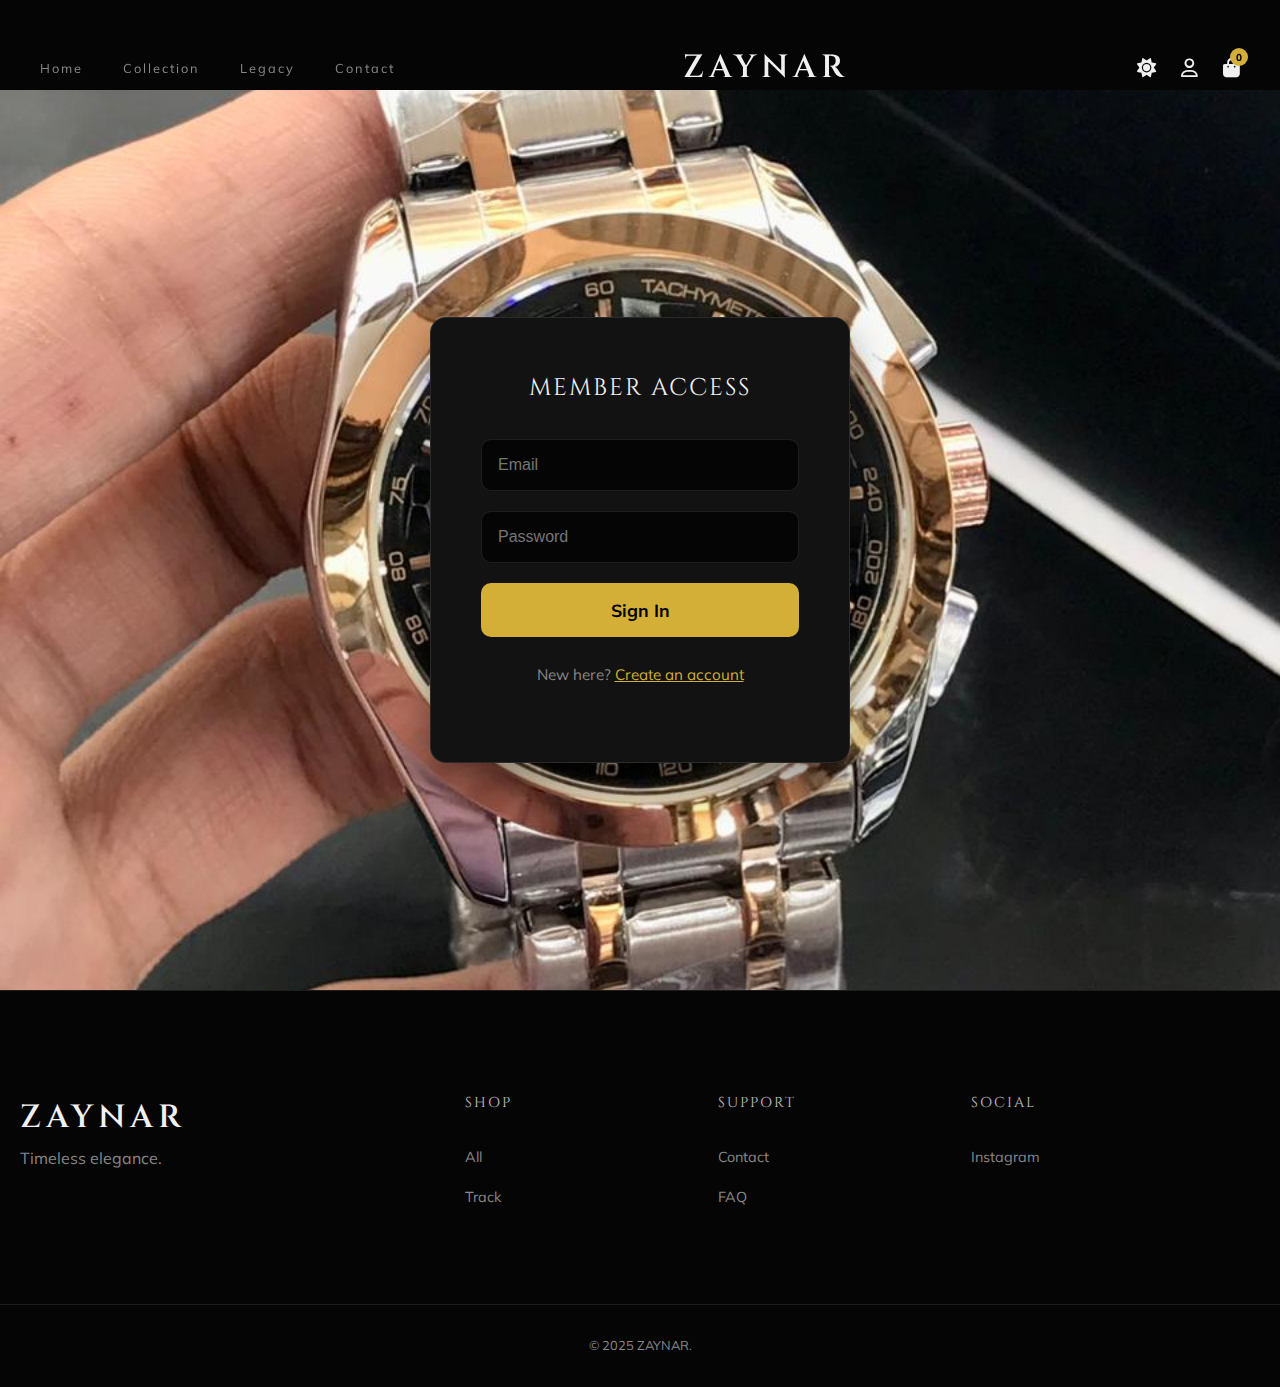
<file: account.html>
<!DOCTYPE html>
<html lang="en">
<head>
    <meta charset="UTF-8">
    <meta name="viewport" content="width=device-width, initial-scale=1.0">
    <title>Account | ZAYNAR</title>
    <link href="https://fonts.googleapis.com/css2?family=Cinzel:wght@400;600&family=Mulish:wght@300;400;600&display=swap" rel="stylesheet">
    <link rel="stylesheet" href="https://cdnjs.cloudflare.com/ajax/libs/font-awesome/6.5.1/css/all.min.css">
    <link rel="stylesheet" href="style.css">
    <link rel="icon" href="img/logo.jpg" />
    <style>
        .account-container {
            position: relative; z-index: 2; background: var(--bg-panel); padding: 50px; width: 100%; max-width: 420px;
            border-radius: 16px; border: 1px solid var(--border-color); box-shadow: var(--shadow-card);
        }
        .form-control {
            width: 100%; padding: 16px; background: var(--bg-body); border: 1px solid var(--border-color);
            color: white; border-radius: 10px; margin-bottom: 20px; font-size: 1rem;
        }
        .form-control:focus { outline: none; border-color: var(--accent-gold); }
        .btn-full { width: 100%; padding: 16px; background: var(--accent-gold); color: #000; font-weight: 700; border: none; border-radius: 10px; cursor: pointer; font-size: 1.1rem; }
        .btn-full:hover { background: var(--accent-hover); }
        .toggle-text { text-align: center; margin-top: 25px; font-size: 0.95rem; }
        .toggle-text a { color: var(--accent-gold); cursor: pointer; text-decoration: underline; }
        #logout-btn { background: transparent; color: var(--text-secondary); font-size: 0.9rem; margin-top: 20px; }
    </style>
</head>
<body>

    <header id="main-header">
        <div class="header-inner">
            <nav class="desktop-nav">
                <a href="index.html" class="nav-link">Home</a>
                <a href="shop.html" class="nav-link">Collection</a>
                <a href="about.html" class="nav-link">Legacy</a>
                <a href="contact.html" class="nav-link">Contact</a>
            </nav>
            <a href="index.html" class="brand-logo">ZAYNAR</a>
            <div class="header-actions">
                <button id="theme-btn" class="icon-link"><i class="fa-solid fa-sun"></i></button>
                <a href="account.html" class="icon-link active"><i class="fa-regular fa-user"></i></a>
                <button id="cart-trigger" class="icon-link"><i class="fa-solid fa-bag-shopping"></i><span id="cart-count">0</span></button>
                <button id="menu-trigger" class="icon-link mobile-only"><i class="fa-solid fa-bars"></i></button>
            </div>
        </div>
    </header>

    <div id="mobile-menu"><div class="mm-links"><a href="index.html">Home</a><a href="shop.html">Collection</a><a href="about.html">Legacy</a><a href="contact.html">Contact</a><a href="account.html">Account</a></div></div>

    <main style="min-height: 100vh; display: flex; align-items: center; justify-content: center; background: url('img/a2.jpg') center/cover; position: relative;">
        <div class="overlay"></div>
        
        <div class="account-container fade-up">
            <!-- Logged Out: Show Login / Register -->
            <div id="auth-forms">
                <h2 style="text-align:center; margin-bottom:30px;" id="form-title">Member Access</h2>

                <div id="login-form">
                    <input type="email" id="login-email" class="form-control" placeholder="Email" required>
                    <input type="password" id="login-pass" class="form-control" placeholder="Password" required>
                    <button onclick="login()" class="btn-full">Sign In</button>
                </div>

                <div id="register-form" style="display:none;">
                    <input type="text" id="reg-name" class="form-control" placeholder="Full Name" required>
                    <input type="email" id="reg-email" class="form-control" placeholder="Email" required>
                    <input type="password" id="reg-pass" class="form-control" placeholder="Password (6+ chars)" required>
                    <input type="tel" id="reg-phone" class="form-control" placeholder="Phone (optional)">
                    <button onclick="register()" class="btn-full">Create Account</button>
                </div>

                <p class="toggle-text">
                    <span id="toggle-message">New here? <a onclick="toggleForm()">Create an account</a></span>
                </p>
            </div>

            <!-- Logged In: Show Welcome -->
            <div id="logged-in" style="display:none; text-align:center;">
                <i class="fa-solid fa-user-check" style="font-size:4rem; color:var(--accent-gold); margin-bottom:20px;"></i>
                <h2>Welcome back,<br><span id="user-name" style="color:var(--accent-gold);"></span>!</h2>
                <p style="margin:20px 0; color:var(--text-secondary);">You are logged in successfully.</p>
                <button onclick="logout()" id="logout-btn" class="btn-full" style="background:transparent; border:1px solid var(--accent-gold); color:var(--accent-gold);">
                    Logout
                </button>
            </div>
        </div>
    </main>

    <!-- Cart Drawer & Footer (same as before) -->
    <div id="cart-drawer"><div class="drawer-header"><h3>Shopping Bag</h3><button id="close-drawer"><i class="fa-solid fa-xmark"></i></button></div><div id="cart-items" class="drawer-content"></div><div class="drawer-footer"><div style="display:flex; justify-content:space-between;"><span>Total</span><span id="cart-total">$0.00</span></div><a href="checkout.html" class="btn btn-primary" style="width:100%; margin-top:20px;">Checkout</a></div></div>
    <div id="overlay"></div>

    <footer>
        <div class="container footer-grid">
            <div><div class="brand-logo">ZAYNAR</div><p>Timeless elegance.</p></div>
            <div class="footer-links"><h4>Shop</h4><a href="shop.html">All</a><a href="track-order.html">Track</a></div>
            <div class="footer-links"><h4>Support</h4><a href="contact.html">Contact</a><a href="faq.html">FAQ</a></div>
            <div class="footer-links"><h4>Social</h4><a href="#">Instagram</a></div>
        </div>
        <div class="footer-bottom">&copy; 2025 ZAYNAR.</div>
    </footer>

    <script src="script.js"></script>
    <script>
        // === ACCOUNT SYSTEM ===
        const currentUser = JSON.parse(localStorage.getItem('zaynarUser'));

        if (currentUser) {
            document.getElementById('auth-forms').style.display = 'none';
            document.getElementById('logged-in').style.display = 'block';
            document.getElementById('user-name').textContent = currentUser.name.split(' ')[0];
        }

        function toggleForm() {
            const login = document.getElementById('login-form');
            const register = document.getElementById('register-form');
            const title = document.getElementById('form-title');
            const msg = document.getElementById('toggle-message');

            if (login.style.display === 'none') {
                login.style.display = 'block';
                register.style.display = 'none';
                title.textContent = 'Member Access';
                msg.innerHTML = 'New here? <a onclick="toggleForm()">Create an account</a>';
            } else {
                login.style.display = 'none';
                register.style.display = 'block';
                title.textContent = 'Create Account';
                msg.innerHTML = 'Already have account? <a onclick="toggleForm()">Sign In</a>';
            }
        }

        function register() {
            const name = document.getElementById('reg-name').value.trim();
            const email = document.getElementById('reg-email').value.trim();
            const pass = document.getElementById('reg-pass').value;
            const phone = document.getElementById('reg-phone').value.trim();

            if (!name || !email || pass.length < 6) {
                alert('Please fill all fields correctly (Password 6+ chars)');
                return;
            }

            const user = { name, email, phone: phone || 'Not provided', registeredAt: new Date().toLocaleDateString() };
            localStorage.setItem('zaynarUser', JSON.stringify(user));
            localStorage.setItem('zaynarPass', btoa(pass)); // simple encode

            alert('Account created successfully!');
            location.reload();
        }

        function login() {
            const email = document.getElementById('login-email').value.trim();
            const pass = document.getElementById('login-pass').value;

            const savedUser = localStorage.getItem('zaynarUser');
            const savedPass = localStorage.getItem('zaynarPass');

            if (savedUser && savedPass && JSON.parse(savedUser).email === email && btoa(pass) === savedPass) {
                alert('Welcome back!');
                location.reload();
            } else {
                alert('Wrong email or password!');
            }
        }

        function logout() {
            localStorage.removeItem('zaynarUser');
            localStorage.removeItem('zaynarPass');
            alert('Logged out successfully');
            location.reload();
        }

        // Optional: Show user name in header everywhere
        document.addEventListener('DOMContentLoaded', () => {
            if (currentUser) {
                const userIcons = document.querySelectorAll('a[href="account.html"] i');
                userIcons.forEach(icon => icon.classList.replace('fa-regular', 'fa-solid'));
            }
            updateCartUI();
        });
    </script>
</body>
</html>
</file>
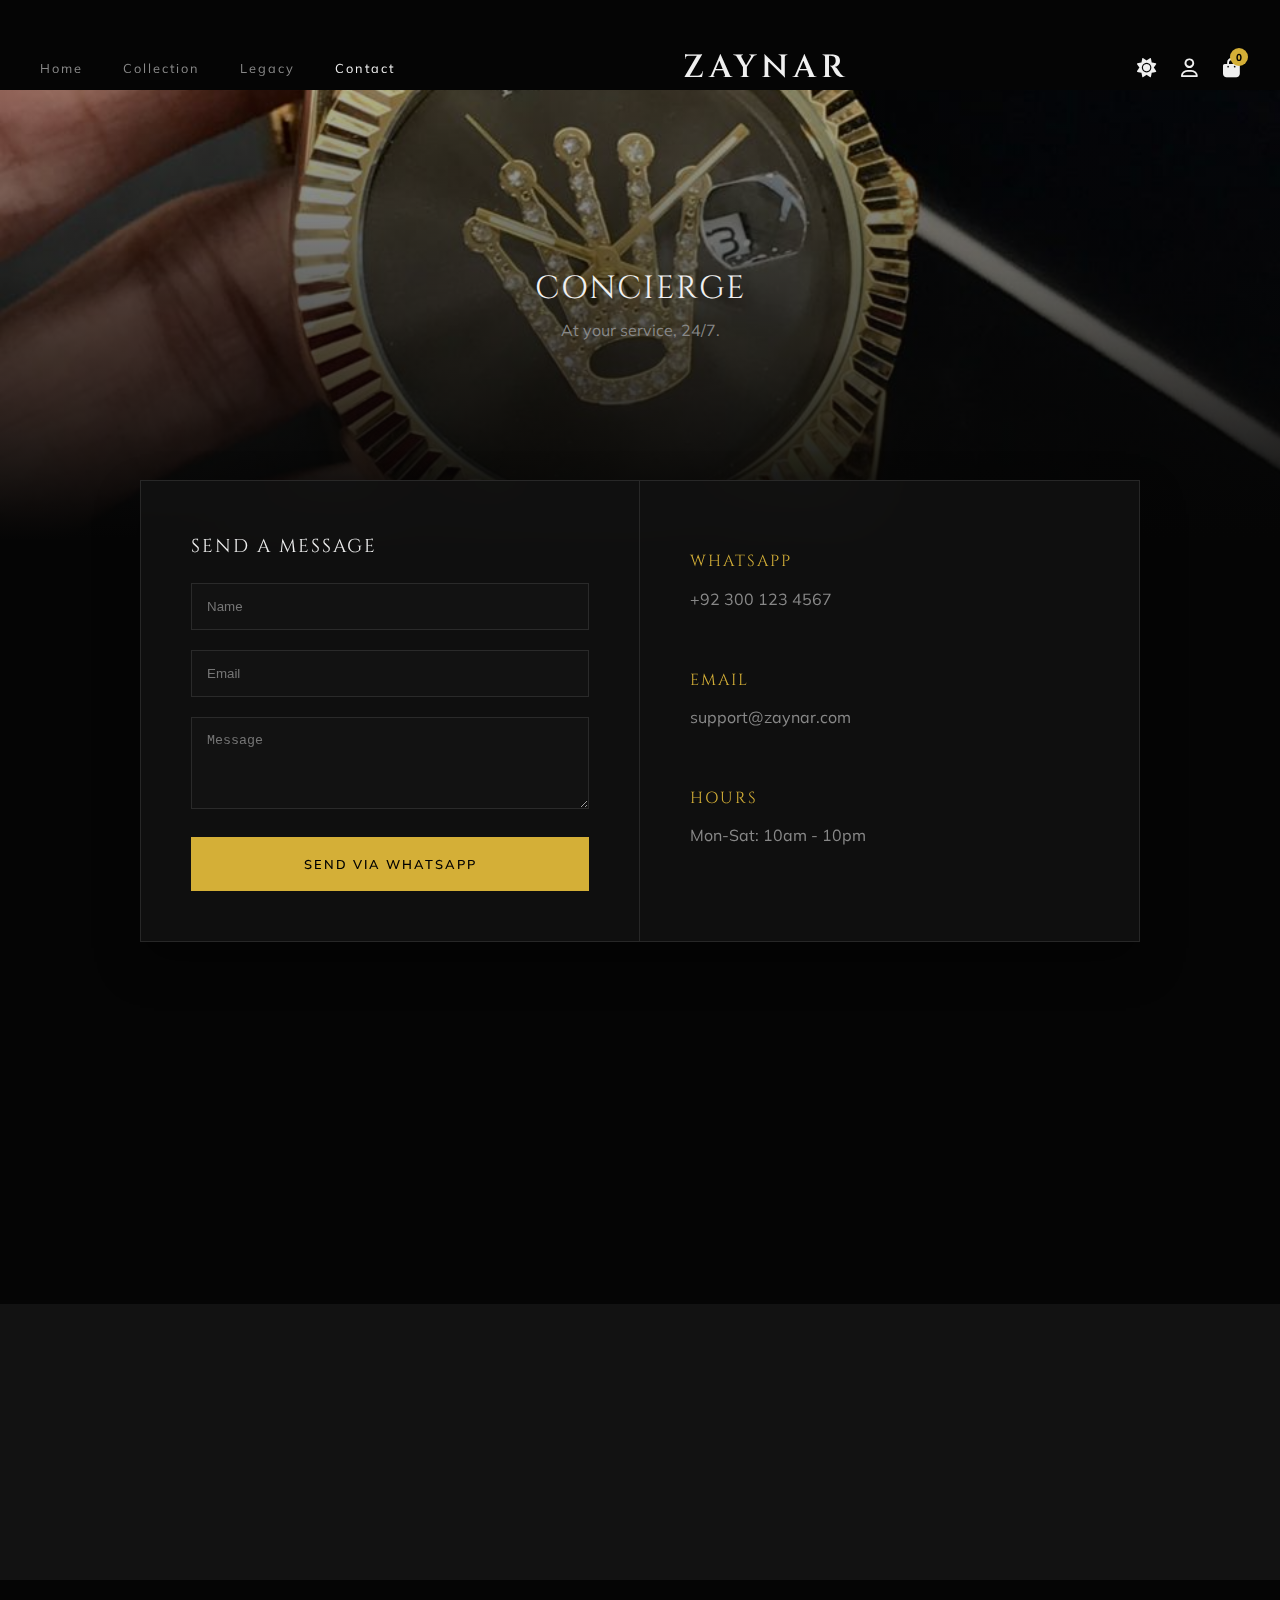
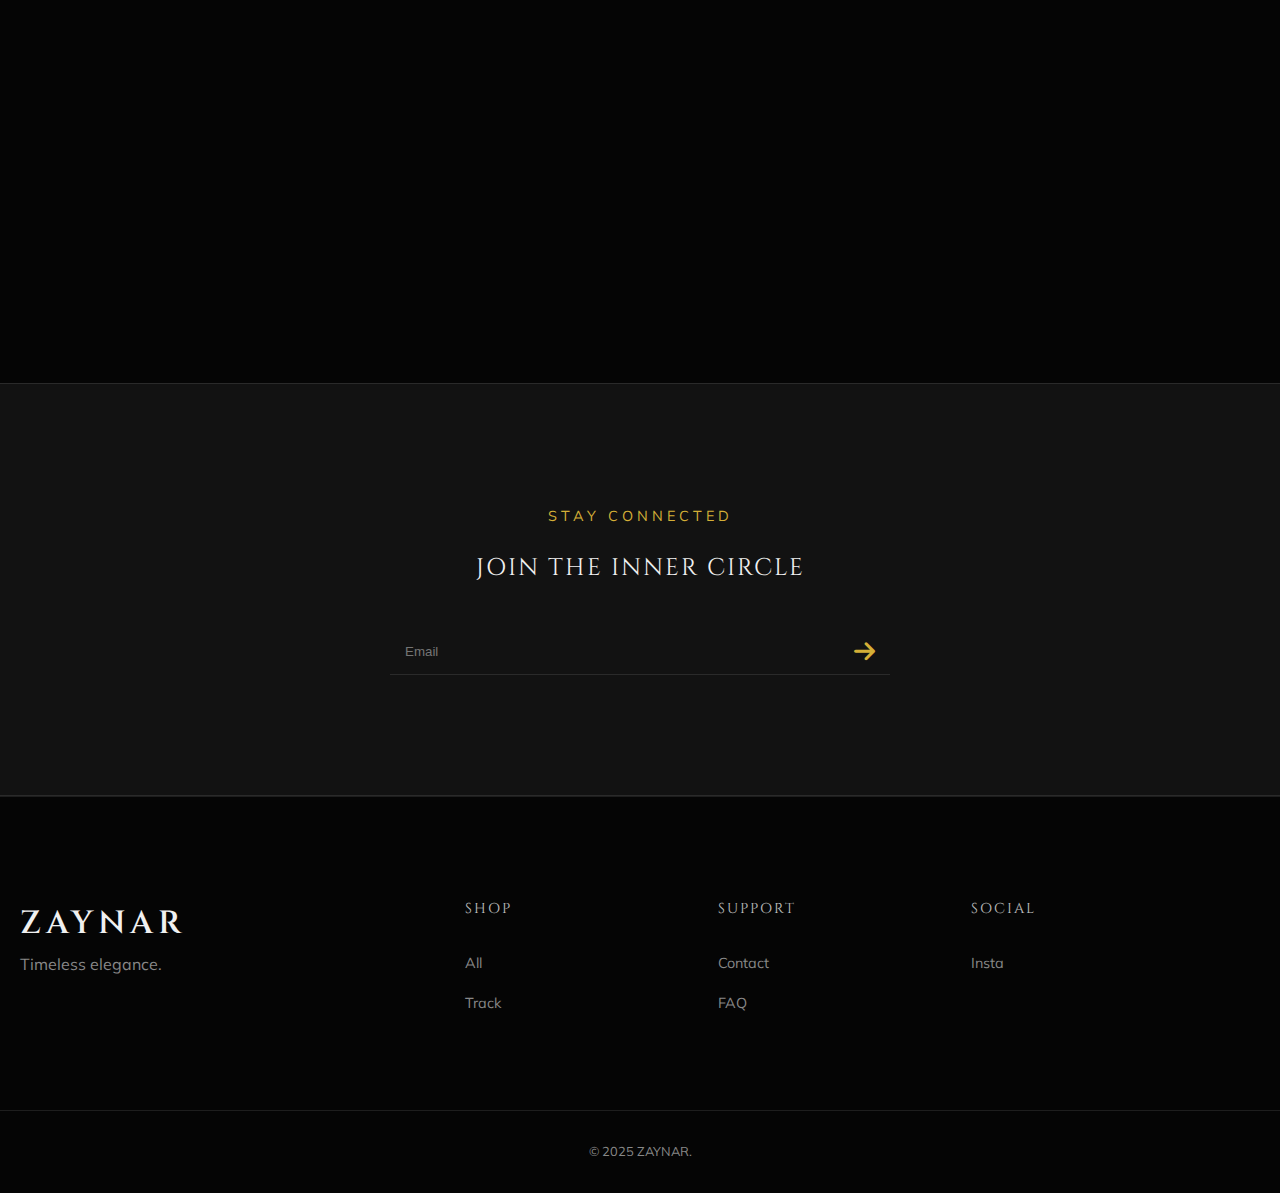
<file: contact.html>
<!DOCTYPE html>
<html lang="en">
<head>
    <meta charset="UTF-8">
    <meta name="viewport" content="width=device-width, initial-scale=1.0">
    <title>Concierge | ZAYNAR</title>
    <link href="https://fonts.googleapis.com/css2?family=Cinzel:wght@400;600&family=Mulish:wght@300;400;600&display=swap" rel="stylesheet">
    <link rel="stylesheet" href="https://cdnjs.cloudflare.com/ajax/libs/font-awesome/6.5.1/css/all.min.css">
    <link rel="stylesheet" href="style.css">
    <link rel="icon" href="img/logo.jpg" />
    <style>
        .contact-hero { height: 50vh; background: url('img/a4.jpg') center/cover; display: flex; align-items: center; justify-content: center; text-align: center; position: relative; }
        .glass-panel { background: var(--bg-glass); backdrop-filter: blur(20px); border: 1px solid var(--border-color); display: grid; grid-template-columns: 1fr 1fr; box-shadow: var(--shadow-card); max-width: 1000px; margin: -60px auto 0; position: relative; z-index: 2; }
        .c-form { padding: 50px; border-right: 1px solid var(--border-color); }
        .c-info { padding: 50px; display: flex; flex-direction: column; justify-content: center; }
        @media(max-width:800px){ .glass-panel{grid-template-columns: 1fr;} .c-form{border-right:none; border-bottom:1px solid var(--border-color);} }
    </style>
</head>
<body>
    <header id="main-header">
        <div class="header-inner">
            <nav class="desktop-nav">
                <a href="index.html" class="nav-link">Home</a>
                <a href="shop.html" class="nav-link">Collection</a>
                <a href="about.html" class="nav-link">Legacy</a>
                <a href="contact.html" class="nav-link active">Contact</a>
            </nav>
            <a href="index.html" class="brand-logo">ZAYNAR</a>
            <div class="header-actions">
                <button id="theme-btn" class="icon-link"><i class="fa-solid fa-sun"></i></button>
                <a href="account.html" class="icon-link"><i class="fa-regular fa-user"></i></a>
                <button id="cart-trigger" class="icon-link"><i class="fa-solid fa-bag-shopping"></i><span id="cart-count">0</span></button>
                <button id="menu-trigger" class="icon-link mobile-only"><i class="fa-solid fa-bars"></i></button>
            </div>
        </div>
    </header>
    <div id="mobile-menu"><div class="mm-links"><a href="index.html">Home</a><a href="shop.html">Shop</a><a href="about.html">About</a><a href="contact.html">Contact</a></div></div>

    <main>
        <section class="contact-hero">
            <div class="hero-overlay"></div>
            <div class="hero-content">
                <h1 class="fade-up">Concierge</h1>
                <p class="fade-up delay-1">At your service, 24/7.</p>
            </div>
        </section>

        <section class="container fade-up delay-2">
            <div class="glass-panel">
                <div class="c-form">
                    <h3 style="margin-bottom: 20px;">Send a Message</h3>
                    <form id="contactForm">
                        <input type="text" id="userName" placeholder="Name" required style="width:100%; margin-bottom:20px; padding:15px; background:var(--bg-panel); border:1px solid var(--border-color); color:var(--text-primary);">
                        
                        <input type="email" id="userEmail" placeholder="Email" required style="width:100%; margin-bottom:20px; padding:15px; background:var(--bg-panel); border:1px solid var(--border-color); color:var(--text-primary);">
                        
                        <textarea rows="4" id="userMessage" placeholder="Message" required style="width:100%; margin-bottom:20px; padding:15px; background:var(--bg-panel); border:1px solid var(--border-color); color:var(--text-primary); resize:vertical;"></textarea>
                        
                        <button type="submit" class="btn btn-primary" style="width:100%;">Send via WhatsApp</button>
                    </form>
                </div>
                <div class="c-info">
                    <div style="margin-bottom: 30px;">
                        <h4 style="color: var(--accent-gold); margin-bottom: 10px;">WhatsApp</h4>
                        <p>+92 300 123 4567</p>
                    </div>
                    <div style="margin-bottom: 30px;">
                        <h4 style="color: var(--accent-gold); margin-bottom: 10px;">Email</h4>
                        <p>support@zaynar.com</p>
                    </div>
                    <div>
                        <h4 style="color: var(--accent-gold); margin-bottom: 10px;">Hours</h4>
                        <p>Mon-Sat: 10am - 10pm</p>
                    </div>
                </div>
            </div>
        </section>

        <section class="section-spacing container text-center">
            <h3 class="scroll-reveal">Quick Help</h3>
            <div class="scroll-reveal delay-1" style="margin-top: 30px; display: flex; justify-content: center; gap: 20px;">
                <a href="track-order.html" class="btn btn-secondary">Track Order</a>
                <a href="shipping-returns.html" class="btn btn-secondary">Returns Policy</a>
            </div>
        </section>

        <section style="background: var(--bg-panel); padding: 80px 0; text-align: center;">
            <div class="container">
                <h3 class="scroll-reveal">Nationwide Delivery</h3>
                <p class="scroll-reveal delay-1">We serve all major cities in Pakistan via secure courier.</p>
                <div class="scroll-reveal delay-2" style="margin-top: 30px; font-family: var(--font-heading); color: var(--text-secondary);">
                    LAHORE • KARACHI • ISLAMABAD • MULTAN
                </div>
            </div>
        </section>

        <section class="section-spacing container text-center">
            <h3 class="scroll-reveal">Common Questions</h3>
            <p class="scroll-reveal delay-1">How do I care for my watch? Is the strap adjustable?</p>
            <a href="faq.html" class="btn btn-secondary scroll-reveal delay-2" style="margin-top: 20px;">Read FAQ</a>
        </section>

        <section class="section-spacing inner-circle">
            <div class="container text-center">
                <span class="eyebrow">Stay Connected</span>
                <h2>Join the Inner Circle</h2>
                <form class="newsletter-form"><input type="email" placeholder="Email"><button type="submit"><i class="fa-solid fa-arrow-right"></i></button></form>
            </div>
        </section>
    </main>

    <div id="cart-drawer"><div class="drawer-header"><h3>Shopping Bag</h3><button id="close-drawer"><i class="fa-solid fa-xmark"></i></button></div><div id="cart-items" class="drawer-content"></div><div class="drawer-footer"><div style="display:flex; justify-content:space-between;"><span>Total</span><span id="cart-total">$0.00</span></div><a href="checkout.html" class="btn btn-primary" style="width:100%; display:block; text-align:center; margin-top:20px;">Checkout</a></div></div>
    <div id="overlay"></div>
    
    <footer><div class="container footer-grid"><div><div class="brand-logo">ZAYNAR</div><p>Timeless elegance.</p></div><div class="footer-links"><h4>Shop</h4><a href="shop.html">All</a><a href="track-order.html">Track</a></div><div class="footer-links"><h4>Support</h4><a href="contact.html">Contact</a><a href="faq.html">FAQ</a></div><div class="footer-links"><h4>Social</h4><a href="#">Insta</a></div></div><div class="footer-bottom">&copy; 2025 ZAYNAR.</div></footer>
    
    <script src="script.js"></script>

    <!-- WhatsApp Form Script (Fixed & Working) -->
    <script>
        document.getElementById('contactForm').addEventListener('submit', function(e) {
            e.preventDefault();

            const name    = document.getElementById('userName').value.trim();
            const email   = document.getElementById('userEmail').value.trim();
            const message = document.getElementById('userMessage').value.trim();

            if (!name || !email || !message) {
                alert('Please fill in all fields.');
                return;
            }

            const phone = "923446393926"; // Your WhatsApp number without +
            const text = `Hello ZAYNAR,%0a%0aName: ${encodeURIComponent(name)}%0aEmail: ${encodeURIComponent(email)}%0a%0aMessage:%0a${encodeURIComponent(message)}`;

            const whatsappURL = `https://wa.me/${phone}?text=${text}`;
            window.open(whatsappURL, '_blank');

            // Clear form
            this.reset();
            alert('Thank you! Opening WhatsApp now — our concierge will reply shortly.');
        });
    </script>
</body>
</html>
</file>
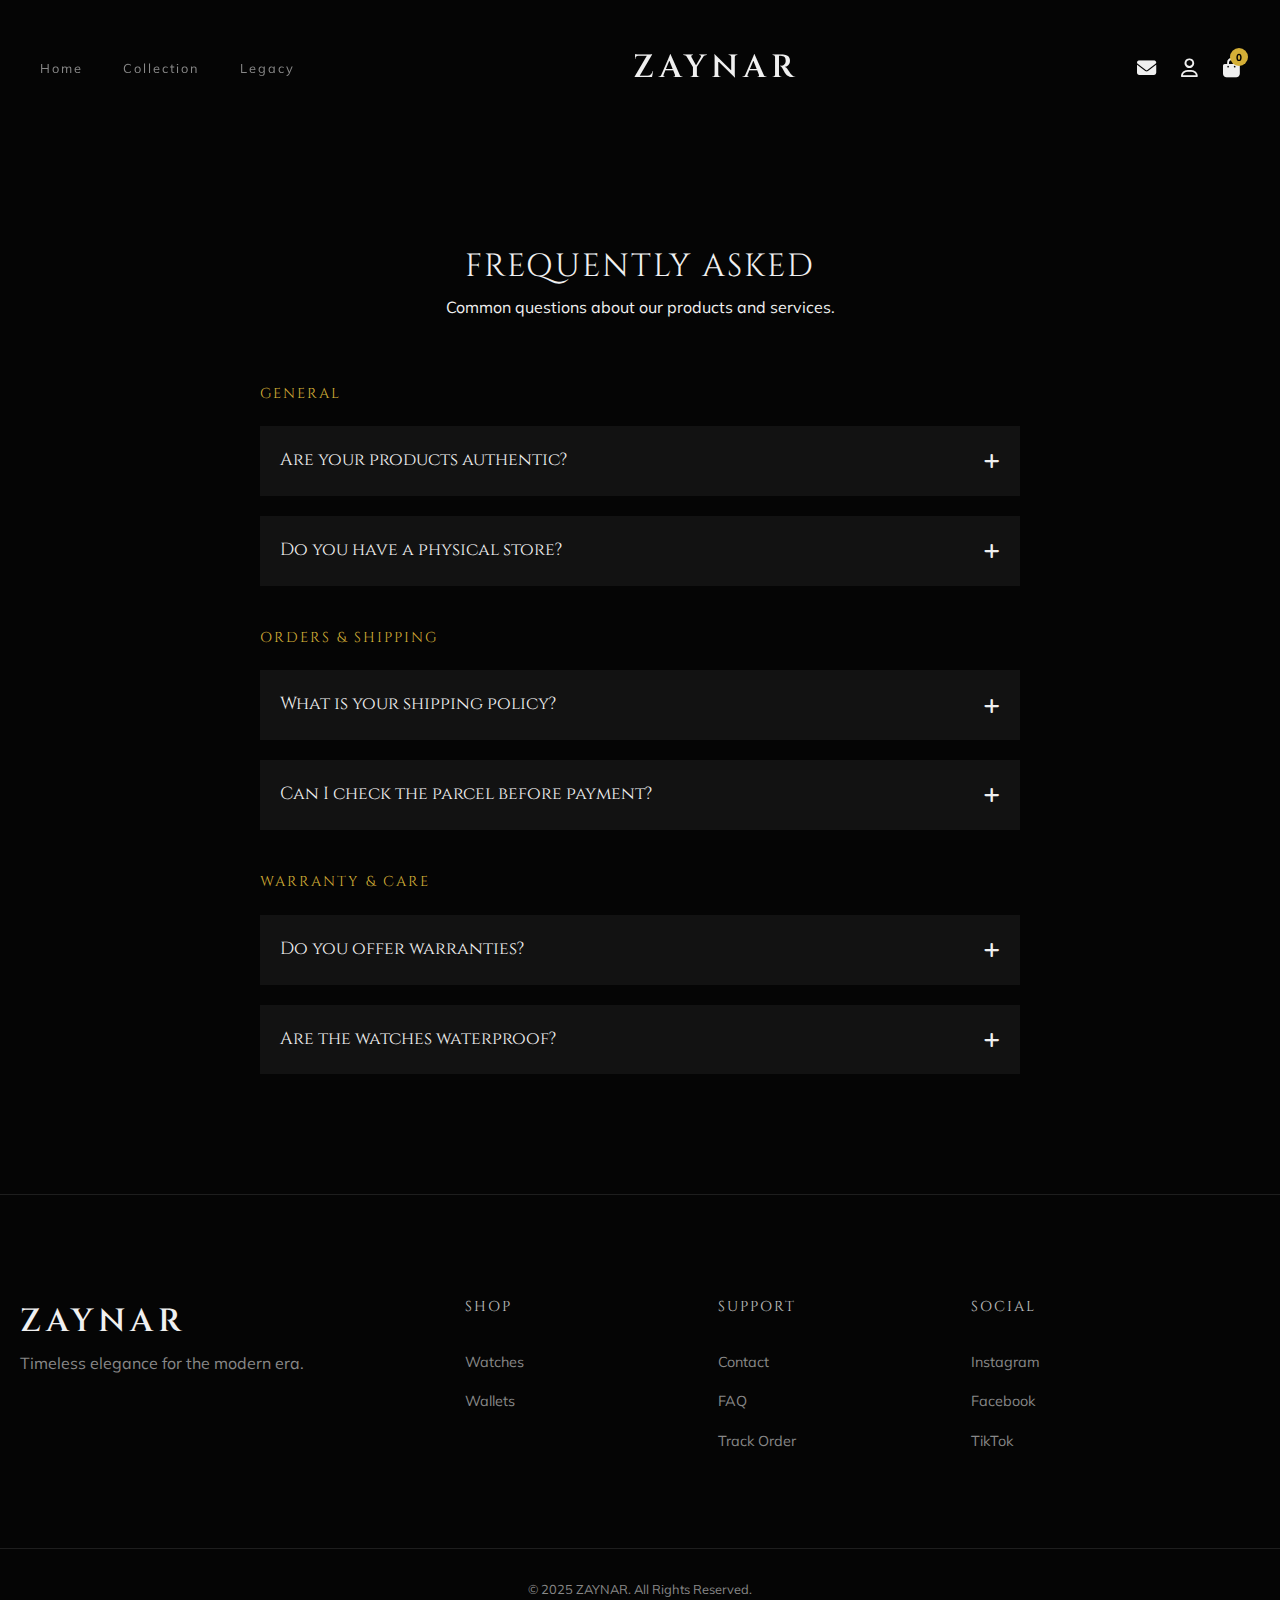
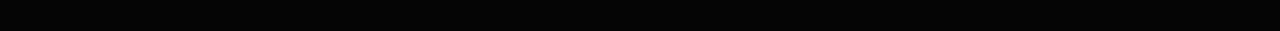
<file: faq.html>
<!DOCTYPE html>
<html lang="en">
<head>
    <meta charset="UTF-8">
    <meta name="viewport" content="width=device-width, initial-scale=1.0">
    <title>FAQ | ZAYNAR</title>
    <link href="https://fonts.googleapis.com/css2?family=Cinzel:wght@400;600&family=Mulish:wght@300;400;600&display=swap" rel="stylesheet">
    <link rel="stylesheet" href="https://cdnjs.cloudflare.com/ajax/libs/font-awesome/6.5.1/css/all.min.css">
    <link rel="stylesheet" href="style.css">
    <link rel="icon" href="img/logo.jpg" />
    <style>
        .faq-item { margin-bottom: 20px; border: 1px solid var(--border-light); background: var(--bg-panel); }
        .faq-q { padding: 20px; cursor: pointer; display: flex; justify-content: space-between; align-items: center; font-family: var(--font-heading); font-size: 1.1rem; }
        .faq-a { padding: 0 20px; height: 0; overflow: hidden; transition: 0.3s; color: var(--text-muted); }
        .faq-item.active .faq-a { padding: 20px; height: auto; border-top: 1px solid var(--border-light); }
        .faq-item.active .faq-q { color: var(--accent-gold); }
        .faq-category-title { color: var(--accent-gold); margin: 40px 0 20px; text-transform: uppercase; letter-spacing: 2px; font-size: 0.9rem; }
    </style>
</head>
<body>
    <header id="main-header">
        <div class="header-inner">
            <nav class="desktop-nav">
                <a href="index.html" class="nav-link">Home</a>
                <a href="shop.html" class="nav-link">Collection</a>
                <a href="about.html" class="nav-link">Legacy</a>
            </nav>
            <a href="index.html" class="brand-logo">ZAYNAR</a>
            <div class="header-actions">
                <a href="contact.html" class="icon-link"><i class="fa-solid fa-envelope"></i></a>
                <a href="account.html" class="icon-link"><i class="fa-regular fa-user"></i></a>
                <button id="cart-toggle" class="icon-link"><i class="fa-solid fa-bag-shopping"></i><span id="cart-count">0</span></button>
                <button id="menu-toggle" class="icon-link mobile-only"><i class="fa-solid fa-bars"></i></button>
            </div>
        </div>
    </header>

    <div id="mobile-menu">
        <div class="menu-content">
            <a href="index.html">Home</a>
            <a href="shop.html">Collection</a>
            <a href="contact.html">Contact</a>
        </div>
    </div>

    <main style="padding-top: 150px; max-width: 800px; margin: 0 auto; padding-bottom: 100px; padding-left: 20px; padding-right: 20px;">
        <div class="text-center fade-up" style="margin-bottom: 60px;">
            <h1>Frequently Asked</h1>
            <p style="color: var(--text-muted);">Common questions about our products and services.</p>
        </div>
        
        <div class="faq-list fade-up delay-1">
            
            <h4 class="faq-category-title">General</h4>
            <div class="faq-item">
                <div class="faq-q">Are your products authentic? <i class="fa-solid fa-plus"></i></div>
                <div class="faq-a">Yes, every ZAYNAR timepiece and accessory is 100% authentic and undergoes rigorous quality checks before dispatch.</div>
            </div>
            <div class="faq-item">
                <div class="faq-q">Do you have a physical store? <i class="fa-solid fa-plus"></i></div>
                <div class="faq-a">Currently, we operate exclusively online to maintain competitive pricing and offer nationwide reach.</div>
            </div>

            <h4 class="faq-category-title">Orders & Shipping</h4>
            <div class="faq-item">
                <div class="faq-q">What is your shipping policy? <i class="fa-solid fa-plus"></i></div>
                <div class="faq-a">We offer nationwide shipping in Pakistan. Deliveries typically take 2-5 business days depending on the city.</div>
            </div>
            <div class="faq-item">
                <div class="faq-q">Can I check the parcel before payment? <i class="fa-solid fa-plus"></i></div>
                <div class="faq-a">We offer an "Open Parcel" policy for select locations. Please confirm with our support team on WhatsApp before placing your order.</div>
            </div>

            <h4 class="faq-category-title">Warranty & Care</h4>
            <div class="faq-item">
                <div class="faq-q">Do you offer warranties? <i class="fa-solid fa-plus"></i></div>
                <div class="faq-a">All our watches come with a standard 1-year movement warranty. This covers mechanical faults but excludes physical damage.</div>
            </div>
            <div class="faq-item">
                <div class="faq-q">Are the watches waterproof? <i class="fa-solid fa-plus"></i></div>
                <div class="faq-a">Most of our collection is water-resistant (3ATM). This means they can withstand splashes and rain, but should not be worn while swimming or showering.</div>
            </div>
        </div>
    </main>
    
    <div id="cart-drawer">
        <div class="cart-header"><h3>Shopping Bag</h3><button id="close-cart"><i class="fa-solid fa-xmark"></i></button></div>
        <div id="cart-items"></div>
        <div class="cart-footer">
            <div class="cart-total"><span>Total</span><span id="cart-total-price">$0.00</span></div>
            <a href="checkout.html" class="btn primary-btn full-width">Checkout</a>
        </div>
    </div>
    <div id="overlay"></div>

    <footer>
        <div class="container footer-grid">
            <div><div class="brand-logo">ZAYNAR</div><p>Timeless elegance for the modern era.</p></div>
            <div class="footer-links"><h4>Shop</h4><a href="shop.html">Watches</a><a href="shop.html">Wallets</a></div>
            <div class="footer-links"><h4>Support</h4><a href="contact.html">Contact</a><a href="faq.html">FAQ</a><a href="track-order.html">Track Order</a></div>
            <div class="footer-links"><h4>Social</h4>
                <a href="https://www.instagram.com/zaynar408/" target="_blank">Instagram</a>
                <a href="https://www.facebook.com/profile.php?id=61583361166526" target="_blank">Facebook</a>
                <a href="https://www.tiktok.com/@zaynar408?lang=en-GB" target="_blank">TikTok</a>
            </div>
        </div>
        <div class="footer-bottom">&copy; 2025 ZAYNAR. All Rights Reserved.</div>
    </footer>

    <script src="script.js"></script>
    <script>
        document.querySelectorAll('.faq-q').forEach(item => {
            item.addEventListener('click', () => {
                item.parentElement.classList.toggle('active');
                const icon = item.querySelector('i');
                icon.classList.toggle('fa-plus');
                icon.classList.toggle('fa-minus');
            });
        });
    </script>
</body>
</html>
</file>
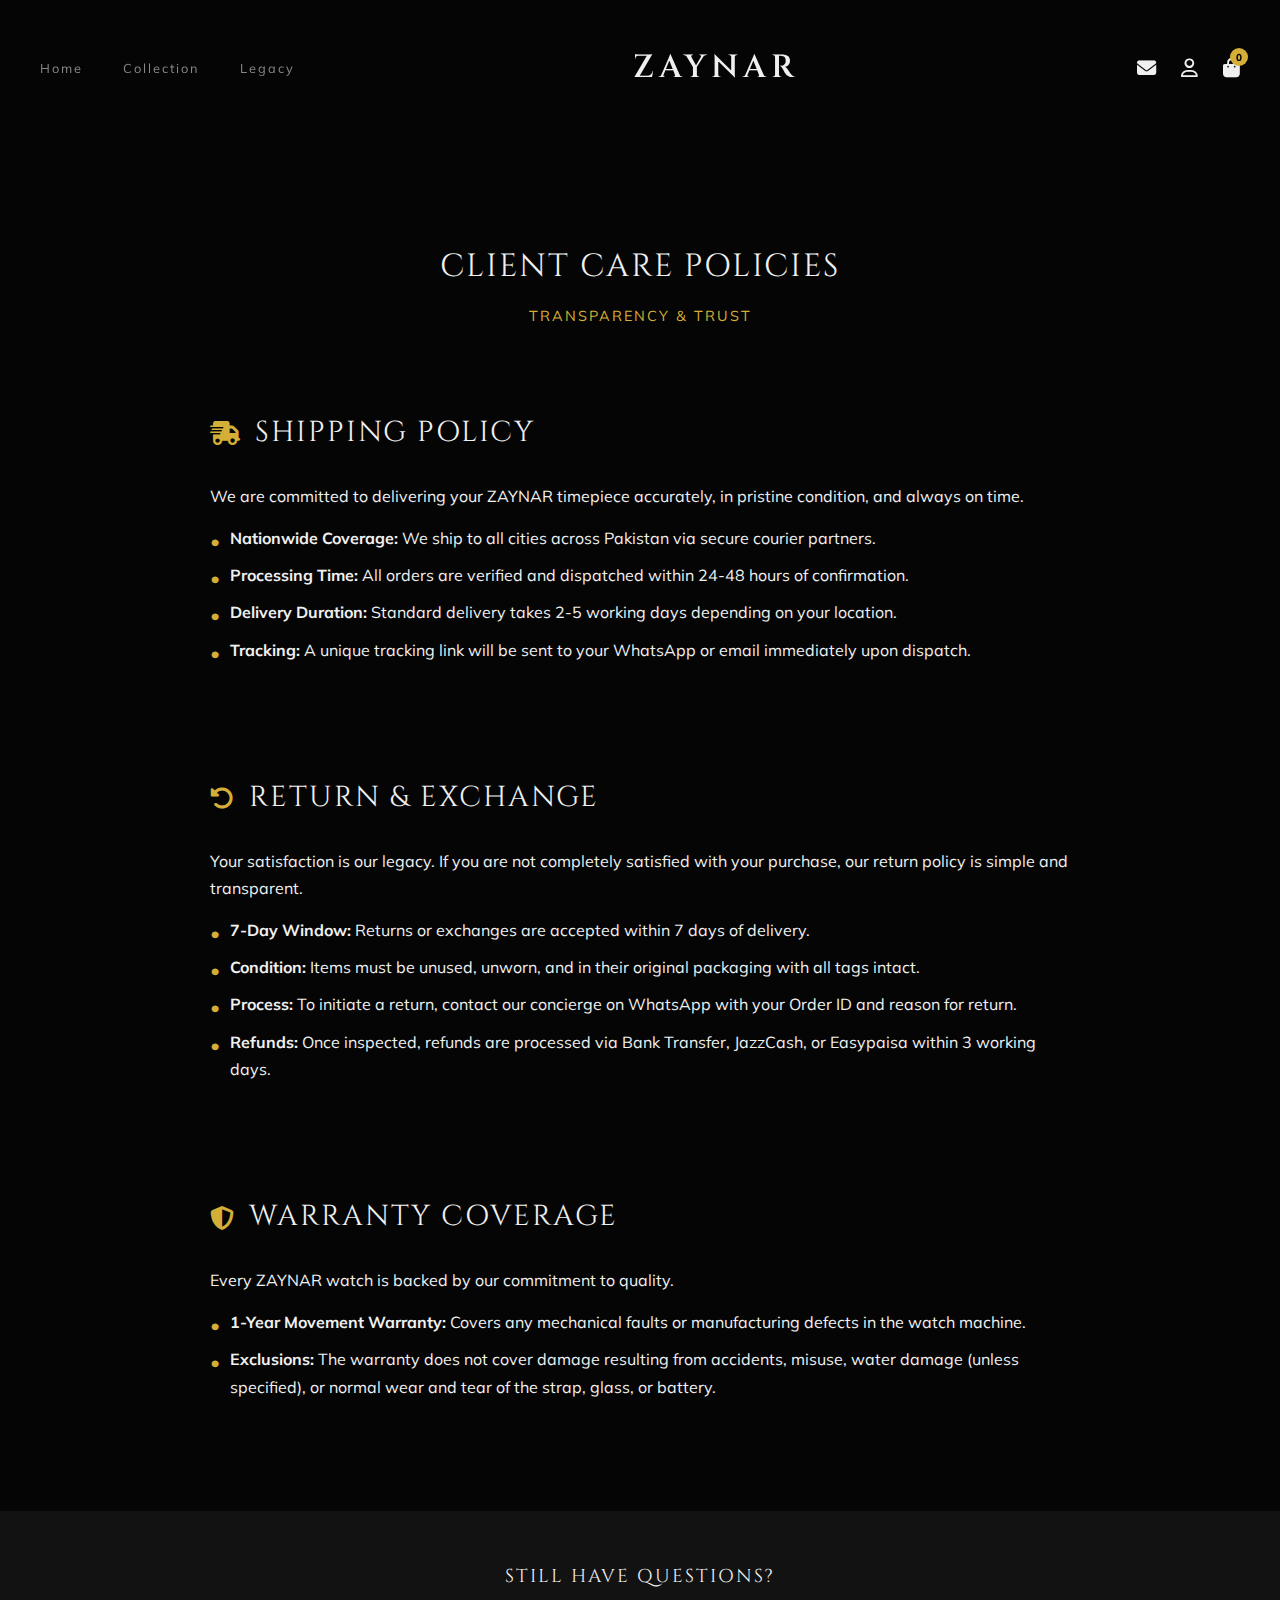
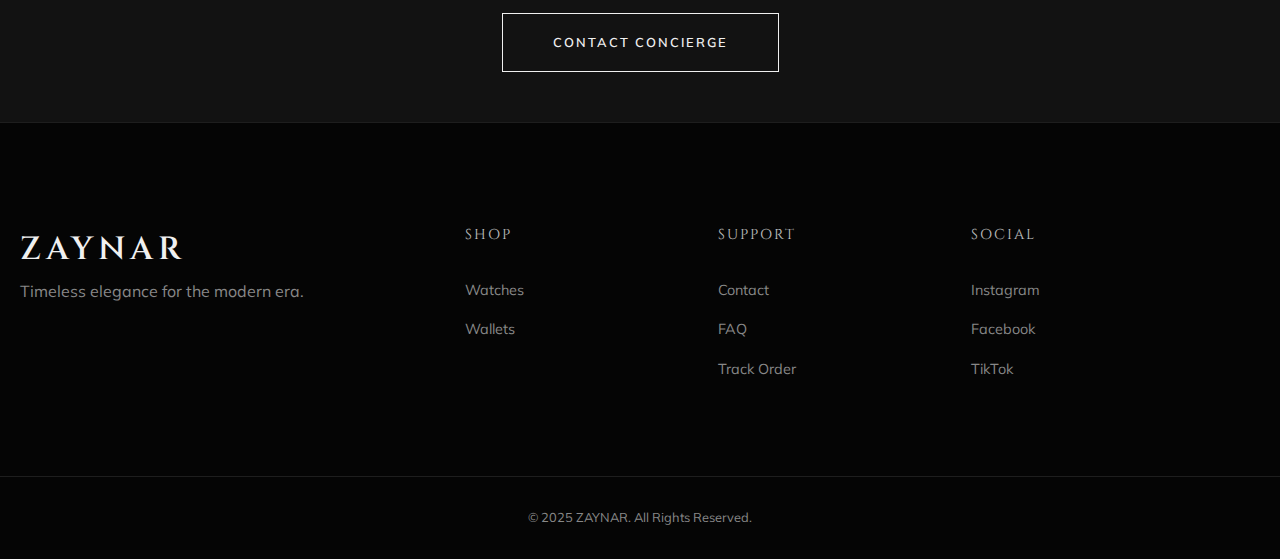
<file: shipping-returns.html>
<!DOCTYPE html>
<html lang="en">
<head>
    <meta charset="UTF-8">
    <meta name="viewport" content="width=device-width, initial-scale=1.0">
    <title>Policies | ZAYNAR</title>
    <link href="https://fonts.googleapis.com/css2?family=Cinzel:wght@400;600;800&family=Mulish:wght@300;400;600&display=swap" rel="stylesheet">
    <link rel="stylesheet" href="https://cdnjs.cloudflare.com/ajax/libs/font-awesome/6.5.1/css/all.min.css">
    <link rel="stylesheet" href="style.css">
    <link rel="icon" href="img/logo.jpg" />
    <style>
        .policy-container { max-width: 900px; margin: 0 auto; padding: 0 20px; }
        .policy-section { margin-bottom: 60px; padding-bottom: 40px; border-bottom: 1px solid var(--border-light); }
        .policy-section:last-child { border-bottom: none; }
        .policy-header { display: flex; align-items: center; gap: 15px; margin-bottom: 25px; }
        .policy-header i { color: var(--accent-gold); font-size: 1.5rem; }
        .policy-header h2 { margin: 0; font-size: 1.8rem; }
        .policy-content p { margin-bottom: 15px; color: var(--text-muted); }
        .policy-content ul { list-style: none; padding-left: 20px; }
        .policy-content li { position: relative; margin-bottom: 10px; color: var(--text-main); }
        .policy-content li::before { content: '•'; color: var(--accent-gold); position: absolute; left: -20px; font-size: 1.2rem; }
    </style>
</head>
<body>

    <header id="main-header">
        <div class="header-inner">
            <nav class="desktop-nav">
                <a href="index.html" class="nav-link">Home</a>
                <a href="shop.html" class="nav-link">Collection</a>
                <a href="about.html" class="nav-link">Legacy</a>
            </nav>
            <a href="index.html" class="brand-logo">ZAYNAR</a>
            <div class="header-actions">
                <a href="contact.html" class="icon-link"><i class="fa-solid fa-envelope"></i></a>
                <a href="account.html" class="icon-link"><i class="fa-regular fa-user"></i></a>
                <button id="cart-toggle" class="icon-link"><i class="fa-solid fa-bag-shopping"></i><span id="cart-count">0</span></button>
                <button id="menu-toggle" class="icon-link mobile-only"><i class="fa-solid fa-bars"></i></button>
            </div>
        </div>
    </header>

    <div id="mobile-menu">
        <div class="menu-content">
            <a href="index.html">Home</a>
            <a href="shop.html">Collection</a>
            <a href="contact.html">Contact</a>
        </div>
    </div>

    <main style="padding-top: 150px; min-height: 100vh;">
        <div class="text-center fade-up" style="margin-bottom: 80px;">
            <h1>Client Care Policies</h1>
            <p style="color: var(--accent-gold); letter-spacing: 2px; text-transform: uppercase; font-size: 0.9rem; margin-top: 10px;">Transparency & Trust</p>
        </div>

        <div class="policy-container fade-up delay-1">
            
            <div class="policy-section">
                <div class="policy-header">
                    <i class="fa-solid fa-truck-fast"></i>
                    <h2>Shipping Policy</h2>
                </div>
                <div class="policy-content">
                    <p>We are committed to delivering your ZAYNAR timepiece accurately, in pristine condition, and always on time.</p>
                    <ul>
                        <li><strong>Nationwide Coverage:</strong> We ship to all cities across Pakistan via secure courier partners.</li>
                        <li><strong>Processing Time:</strong> All orders are verified and dispatched within 24-48 hours of confirmation.</li>
                        <li><strong>Delivery Duration:</strong> Standard delivery takes 2-5 working days depending on your location.</li>
                        <li><strong>Tracking:</strong> A unique tracking link will be sent to your WhatsApp or email immediately upon dispatch.</li>
                    </ul>
                </div>
            </div>

            <div class="policy-section">
                <div class="policy-header">
                    <i class="fa-solid fa-rotate-left"></i>
                    <h2>Return & Exchange</h2>
                </div>
                <div class="policy-content">
                    <p>Your satisfaction is our legacy. If you are not completely satisfied with your purchase, our return policy is simple and transparent.</p>
                    <ul>
                        <li><strong>7-Day Window:</strong> Returns or exchanges are accepted within 7 days of delivery.</li>
                        <li><strong>Condition:</strong> Items must be unused, unworn, and in their original packaging with all tags intact.</li>
                        <li><strong>Process:</strong> To initiate a return, contact our concierge on WhatsApp with your Order ID and reason for return.</li>
                        <li><strong>Refunds:</strong> Once inspected, refunds are processed via Bank Transfer, JazzCash, or Easypaisa within 3 working days.</li>
                    </ul>
                </div>
            </div>

            <div class="policy-section">
                <div class="policy-header">
                    <i class="fa-solid fa-shield-halved"></i>
                    <h2>Warranty Coverage</h2>
                </div>
                <div class="policy-content">
                    <p>Every ZAYNAR watch is backed by our commitment to quality.</p>
                    <ul>
                        <li><strong>1-Year Movement Warranty:</strong> Covers any mechanical faults or manufacturing defects in the watch machine.</li>
                        <li><strong>Exclusions:</strong> The warranty does not cover damage resulting from accidents, misuse, water damage (unless specified), or normal wear and tear of the strap, glass, or battery.</li>
                    </ul>
                </div>
            </div>

        </div>
        
        <div class="text-center" style="padding: 50px 20px; background: var(--bg-panel); margin-top: 50px;">
            <h3>Still have questions?</h3>
            <a href="contact.html" class="btn secondary-btn" style="margin-top: 20px;">Contact Concierge</a>
        </div>
    </main>

    <div id="cart-drawer">
        <div class="cart-header"><h3>Shopping Bag</h3><button id="close-cart"><i class="fa-solid fa-xmark"></i></button></div>
        <div id="cart-items"></div>
        <div class="cart-footer">
            <div class="cart-total"><span>Total</span><span id="cart-total-price">$0.00</span></div>
            <a href="checkout.html" class="btn primary-btn full-width">Checkout</a>
        </div>
    </div>
    <div id="overlay"></div>

    <footer>
        <div class="container footer-grid">
            <div><div class="brand-logo">ZAYNAR</div><p>Timeless elegance for the modern era.</p></div>
            <div class="footer-links"><h4>Shop</h4><a href="shop.html">Watches</a><a href="shop.html">Wallets</a></div>
            <div class="footer-links"><h4>Support</h4><a href="contact.html">Contact</a><a href="faq.html">FAQ</a><a href="track-order.html">Track Order</a></div>
            <div class="footer-links"><h4>Social</h4>
                <a href="https://www.instagram.com/zaynar408/" target="_blank">Instagram</a>
                <a href="https://www.facebook.com/profile.php?id=61583361166526" target="_blank">Facebook</a>
                <a href="https://www.tiktok.com/@zaynar408?lang=en-GB" target="_blank">TikTok</a>
            </div>
        </div>
        <div class="footer-bottom">&copy; 2025 ZAYNAR. All Rights Reserved.</div>
    </footer>
    <script src="script.js"></script>
</body>
</html>
</file>
<file: style.css>
/* ============ ZAYNAR LUXURY: ULTIMATE EDITION ============ */

:root {
    /* --- Dark Theme (Default) --- */
    --bg-body: #050505;
    --bg-panel: #121212;
    --bg-glass: rgba(18, 18, 18, 0.85);
    --text-primary: #f0f0f0;
    --text-secondary: #888888;
    --border-color: rgba(255, 255, 255, 0.1);
    --accent-gold: #d4af37;
    --accent-hover: #f0d06b;
    --shadow-card: 0 20px 40px rgba(0,0,0,0.4);
    
    /* --- Typography --- */
    --font-heading: 'Cinzel', serif;
    --font-body: 'Mulish', sans-serif;
    
    /* --- Layout --- */
    --header-height: 90px;
    --container-max: 1400px;
}

/* --- Light Theme Overrides --- */
body.light-theme {
    --bg-body: #f8f9fa;
    --bg-panel: #ffffff;
    --bg-glass: rgba(255, 255, 255, 0.9);
    --text-primary: #1a1a1a;
    --text-secondary: #555555;
    --border-color: rgba(0, 0, 0, 0.08);
    --accent-gold: #b08d28; /* Slightly darker gold for visibility on white */
    --shadow-card: 0 20px 40px rgba(0,0,0,0.08);
}

/* ============ RESET & GLOBAL ============ */
* { margin: 0; padding: 0; box-sizing: border-box; }

body {
    background-color: var(--bg-body);
    color: var(--text-primary);
    font-family: var(--font-body);
    line-height: 1.7;
    overflow-x: hidden;
    transition: background-color 0.4s ease, color 0.4s ease;
}

h1, h2, h3, h4, h5 { font-family: var(--font-heading); font-weight: 400; text-transform: uppercase; letter-spacing: 2px; color: var(--text-primary); }
p { color: var(--text-secondary); margin-bottom: 1.5rem; }
a { text-decoration: none; color: inherit; transition: 0.3s ease; }
img { width: 100%; height: auto; display: block; }
ul { list-style: none; }
button { cursor: pointer; border: none; background: none; font-family: inherit; color: inherit; }

/* ============ UTILITIES & ANIMATION ============ */
.container { max-width: var(--container-max); margin: 0 auto; padding: 0 20px; }
.text-center { text-align: center; }
.flex-center { display: flex; align-items: center; justify-content: center; }
.section-spacing { padding: 120px 0; }

.fade-up { opacity: 0; transform: translateY(40px); transition: 0.8s cubic-bezier(0.165, 0.84, 0.44, 1); }
.scroll-reveal { opacity: 0; transform: translateY(60px); transition: 0.8s cubic-bezier(0.165, 0.84, 0.44, 1); }
.visible { opacity: 1; transform: translateY(0); }
.delay-1 { transition-delay: 0.1s; }
.delay-2 { transition-delay: 0.2s; }
.delay-3 { transition-delay: 0.3s; }

/* ============ HEADER ============ */
#main-header {
    position: sticky; top: 24px; left: 0; width: 100%; height: var(--header-height);
    z-index: 1000; transition: all 0.4s ease; border-bottom: 1px solid transparent;
}
#main-header.scrolled {
    background: var(--bg-glass); backdrop-filter: blur(15px);
    border-bottom: 1px solid var(--border-color); height: 80px;
}
.header-inner {
    height: 100%; display: flex; justify-content: space-between; align-items: center; padding: 0 40px;
}
.brand-logo { font-family: var(--font-heading); font-size: 2rem; letter-spacing: 5px; font-weight: 600; }
.desktop-nav { display: flex; gap: 40px; }
.nav-link { font-size: 0.8rem; letter-spacing: 2px; position: relative; color: var(--text-secondary); }
.nav-link.active, .nav-link:hover { color: var(--text-primary); }
.nav-link::after {
    content: ''; position: absolute; bottom: -5px; left: 0; width: 0; height: 1px;
    background: var(--accent-gold); transition: 0.3s;
}
.nav-link:hover::after { width: 100%; }

.header-actions { display: flex; gap: 25px; align-items: center; }
.icon-link { font-size: 1.2rem; transition: 0.3s; position: relative; }
.icon-link:hover { color: var(--accent-gold); }
#cart-count {
    position: absolute; top: -8px; right: -8px; background: var(--accent-gold); color: #000;
    font-size: 10px; font-weight: 800; width: 18px; height: 18px; border-radius: 50%;
    display: flex; align-items: center; justify-content: center;
}

/* ============ HERO SECTIONS ============ */
.hero-fullscreen {
    height: 100vh; position: relative; display: flex; align-items: center; justify-content: center;
    overflow: hidden; text-align: center;
}
.hero-bg { position: absolute; inset: 0; z-index: -1; }
.hero-bg img { width: 100%; height: 100%; object-fit: cover; transition: transform 10s ease; }
.hero-fullscreen:hover .hero-bg img { transform: scale(1.05); }
.hero-overlay { position: absolute; inset: 0; background: linear-gradient(rgba(0,0,0,0.3), var(--bg-body)); }
.hero-content { position: relative; z-index: 2; max-width: 900px; padding: 0 20px; }

.eyebrow { color: var(--accent-gold); letter-spacing: 4px; text-transform: uppercase; font-size: 0.9rem; display: block; margin-bottom: 20px; }
.hero-title { font-size: 4.5rem; line-height: 1.1; margin-bottom: 30px; }
.hero-desc { font-size: 1.2rem; color: #ccc; margin-bottom: 40px; max-width: 600px; margin-left: auto; margin-right: auto; }

/* Buttons */
.btn { display: inline-block; padding: 18px 50px; letter-spacing: 2px; text-transform: uppercase; font-size: 0.8rem; font-weight: 600; transition: 0.3s; border: 1px solid; cursor: pointer; }
.btn-primary { background: var(--accent-gold); border-color: var(--accent-gold); color: #000; }
.btn-primary:hover { background: transparent; color: var(--accent-gold); }
.btn-secondary { background: transparent; border-color: var(--border-color); color: var(--text-primary); }
.btn-secondary:hover { border-color: var(--accent-gold); color: var(--accent-gold); }

/* ============ SECTIONS ============ */
.section-header { text-align: center; margin-bottom: 80px; }
.section-header h2 { font-size: 3rem; margin-bottom: 15px; }
.divider { width: 80px; height: 2px; background: var(--accent-gold); margin: 20px auto 0; }

/* Product Grid */
.product-grid { display: grid; grid-template-columns: repeat(auto-fill, minmax(350px, 1fr)); gap: 40px; }
.product-card { background: var(--bg-panel); border: 1px solid var(--border-color); position: relative; transition: 0.4s; overflow: hidden; }
.product-card:hover { transform: translateY(-10px); border-color: var(--accent-gold); box-shadow: var(--shadow-card); }
.card-img { position: relative; padding-top: 120%; background: #000; overflow: hidden; }
.card-img img { position: absolute; top: 0; left: 0; width: 100%; height: 100%; object-fit: cover; transition: 0.6s; }
.product-card:hover .card-img img { transform: scale(1.1); opacity: 0.7; }
.card-overlay {
    position: absolute; inset: 0; display: flex; align-items: center; justify-content: center; gap: 15px;
    opacity: 0; transition: 0.4s; z-index: 2;
}
.product-card:hover .card-overlay { opacity: 1; }
.icon-btn { width: 50px; height: 50px; background: #fff; color: #000; border-radius: 50%; display: flex; align-items: center; justify-content: center; transition: 0.3s; transform: translateY(20px); }
.product-card:hover .icon-btn { transform: translateY(0); }
.icon-btn:hover { background: var(--accent-gold); }
.card-info { padding: 30px; text-align: center; }
.card-info h3 { font-family: var(--font-body); font-size: 1.1rem; margin-bottom: 10px; letter-spacing: 1px; }
.card-info .price { color: var(--accent-gold); font-weight: 700; }

/* Marquee */
.marquee { background: var(--bg-panel); border-top: 1px solid var(--border-color); border-bottom: 1px solid var(--border-color); padding: 20px 0; overflow: hidden; }
.marquee-track { white-space: nowrap; display: flex; animation: scroll 30s linear infinite; }
.marquee span { font-family: var(--font-heading); font-size: 1.2rem; color: var(--text-secondary); margin: 0 50px; letter-spacing: 3px; }
@keyframes scroll { 0% { transform: translateX(0); } 100% { transform: translateX(-50%); } }

/* Inner Circle */
.inner-circle { background: var(--bg-panel); border-top: 1px solid var(--border-color); border-bottom: 1px solid var(--border-color); }
.newsletter-form { display: flex; max-width: 500px; margin: 40px auto 0; border-bottom: 1px solid var(--border-color); }
.newsletter-form input { flex: 1; background: transparent; border: none; color: var(--text-primary); padding: 15px; outline: none; }
.newsletter-form button { color: var(--accent-gold); font-size: 1.5rem; padding: 0 15px; }

/* Footer */
footer { background: var(--bg-body); padding-top: 100px; border-top: 1px solid var(--border-color); }
.footer-grid { display: grid; grid-template-columns: 2fr 1fr 1fr 1.5fr; gap: 60px; margin-bottom: 80px; }
.footer-links h4 { font-size: 0.9rem; margin-bottom: 30px; opacity: 0.8; }
.footer-links a { display: block; color: var(--text-secondary); margin-bottom: 15px; font-size: 0.9rem; }
.footer-links a:hover { color: var(--accent-gold); padding-left: 5px; }
.footer-bottom { border-top: 1px solid var(--border-color); padding: 30px 0; text-align: center; color: var(--text-secondary); font-size: 0.8rem; }

/* Mobile */
.mobile-only { display: none; }
@media (max-width: 900px) {
    .desktop-nav { display: none; }
    .mobile-only { display: block; }
    .hero-title { font-size: 3rem; }
    .footer-grid { grid-template-columns: 1fr; gap: 40px; }
    .product-grid { grid-template-columns: 1fr; }
}

/* Cart Drawer */
#cart-drawer {
    position: fixed; top: 0; right: -500px; width: 500px; height: 100%;
    background: var(--bg-panel); z-index: 2000; border-left: 1px solid var(--border-color);
    transition: 0.5s cubic-bezier(0.77, 0, 0.175, 1); display: flex; flex-direction: column;
}
#cart-drawer.active { right: 0; }
.drawer-header { padding: 30px; border-bottom: 1px solid var(--border-color); display: flex; justify-content: space-between; align-items: center; }
.drawer-content { flex: 1; padding: 30px; overflow-y: auto; }
.drawer-footer { padding: 30px; border-top: 1px solid var(--border-color); background: var(--bg-body); }
.cart-item { display: flex; gap: 20px; margin-bottom: 20px; padding-bottom: 20px; border-bottom: 1px solid var(--border-color); }
.cart-item img { width: 80px; height: 100px; object-fit: cover; }

#overlay { position: fixed; inset: 0; background: rgba(0,0,0,0.7); z-index: 1500; opacity: 0; visibility: hidden; transition: 0.3s; }
#overlay.active { opacity: 1; visibility: visible; }

/* Mobile Menu */
#mobile-menu {
    position: fixed; inset: 0; background: var(--bg-body); z-index: 999;
    display: flex; align-items: center; justify-content: center;
    transform: translateY(-100%); transition: 0.5s ease;
}
#mobile-menu.active { transform: translateY(0); }
.mm-links { display: flex; flex-direction: column; text-align: center; gap: 30px; }
.mm-links a { font-family: var(--font-heading); font-size: 2rem; color: var(--text-primary); }
/* Luxury Gold Cursor – 4-Second Slow Pulse */
body {
  cursor: url('data:image/svg+xml;utf8,<svg xmlns="http://www.w3.org/2000/svg" width="32" height="32" viewBox="0 0 32 32"><circle cx="16" cy="16" r="8" fill="%23d4af37" opacity="0.9"/></svg>') 16 16, auto;
}

a:hover,
button:hover,
.add-to-cart:hover,
.icon-btn:hover,
.nav-link:hover,
.btn:hover,
.product-card:hover,
.header-actions .icon-link:hover {
  cursor: url('data:image/svg+xml;utf8,<svg xmlns="http://www.w3.org/2000/svg" width="48" height="48" viewBox="0 0 48 48"><circle cx="24" cy="24" r="11" fill="%23d4af37"/><circle cx="24" cy="24" r="18" fill="%23d4af37" opacity="0.55"/><circle cx="24" cy="24" r="26" fill="%23d4af37" opacity="0.25"/></svg>') 24 24, pointer !important;
  
  animation: slowLuxuryPulse 4s infinite ease-in-out;
}

@keyframes slowLuxuryPulse {
  0%   { filter: drop-shadow(0 0 10px #d4af37) brightness(1); }
  50%  { filter: drop-shadow(0 0 28px #d4af37) brightness(1.4); }
  100% { filter: drop-shadow(0 0 10px #d4af37) brightness(1); }
}

/* Optional subtle lift on hover */
.product-card:hover,
.btn:hover {
  transform: translateY(-3px);
  transition: transform 0.4s ease;
}
</file>
